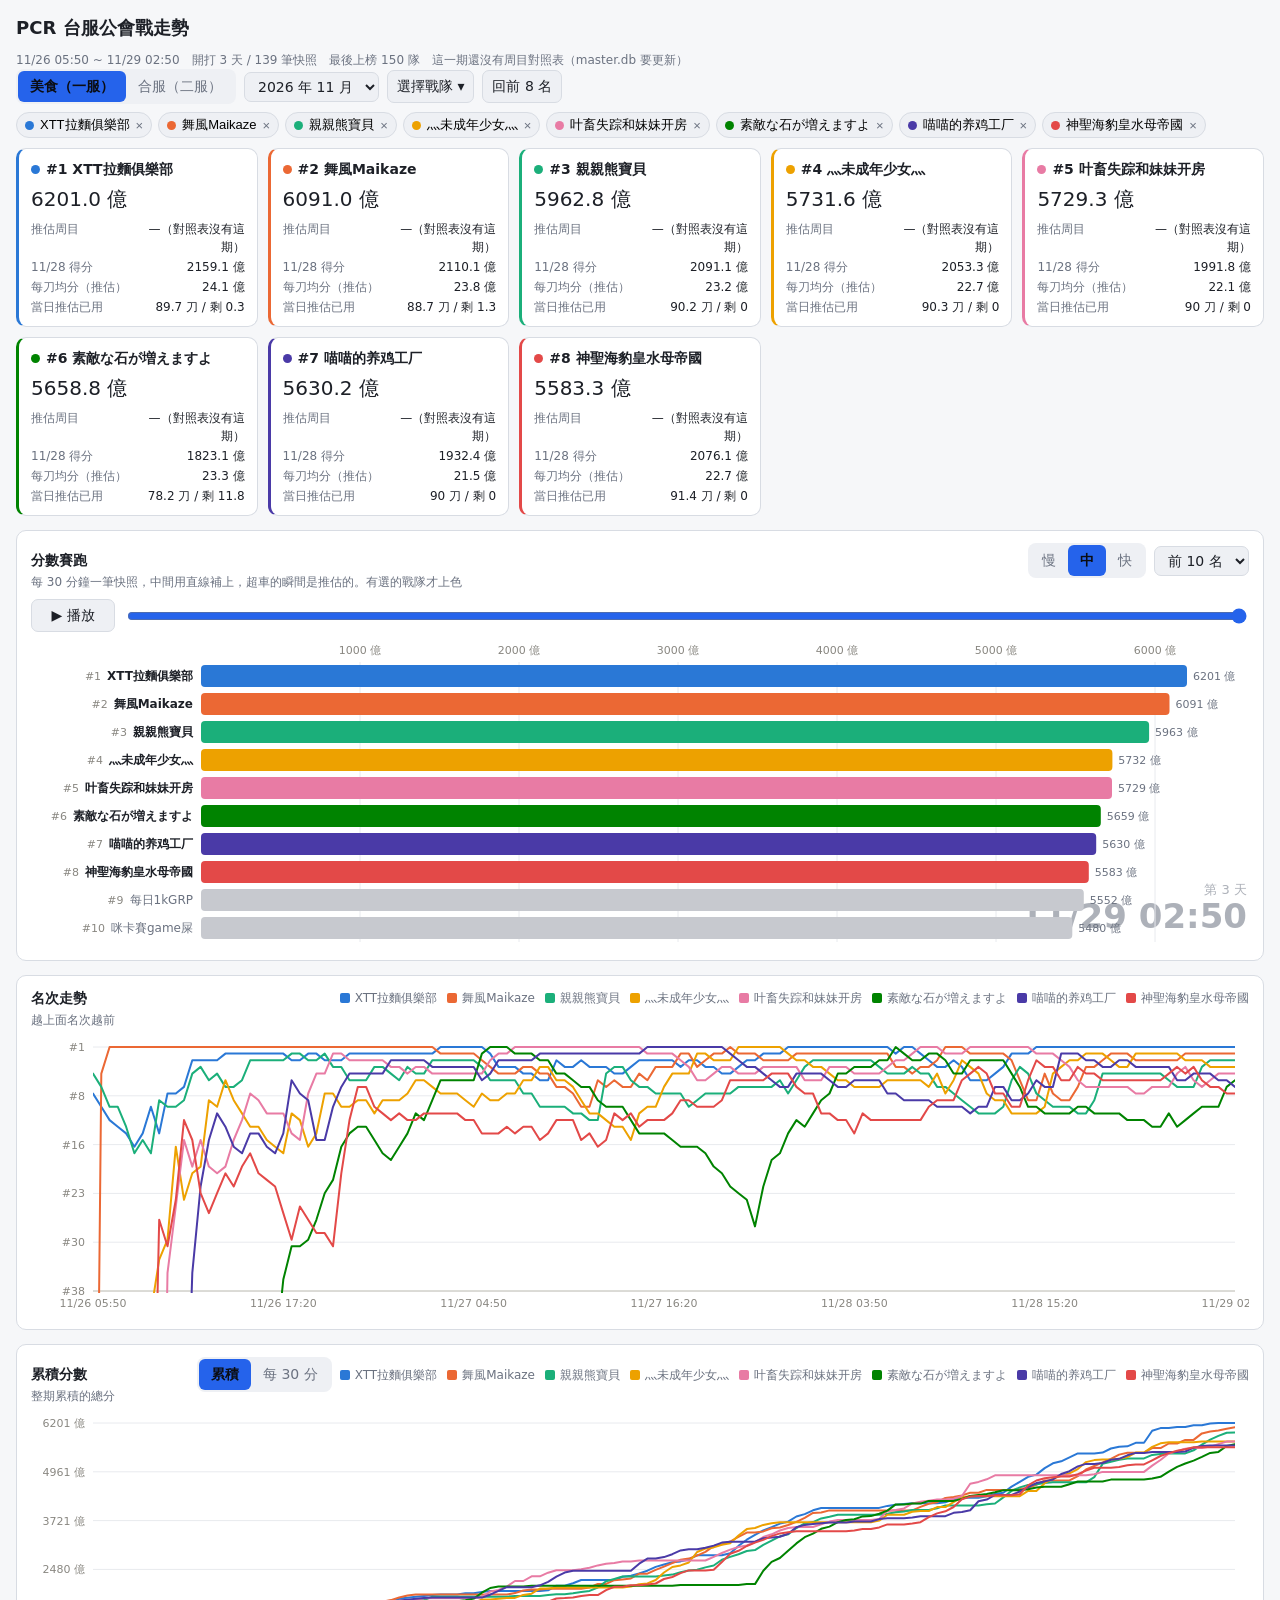
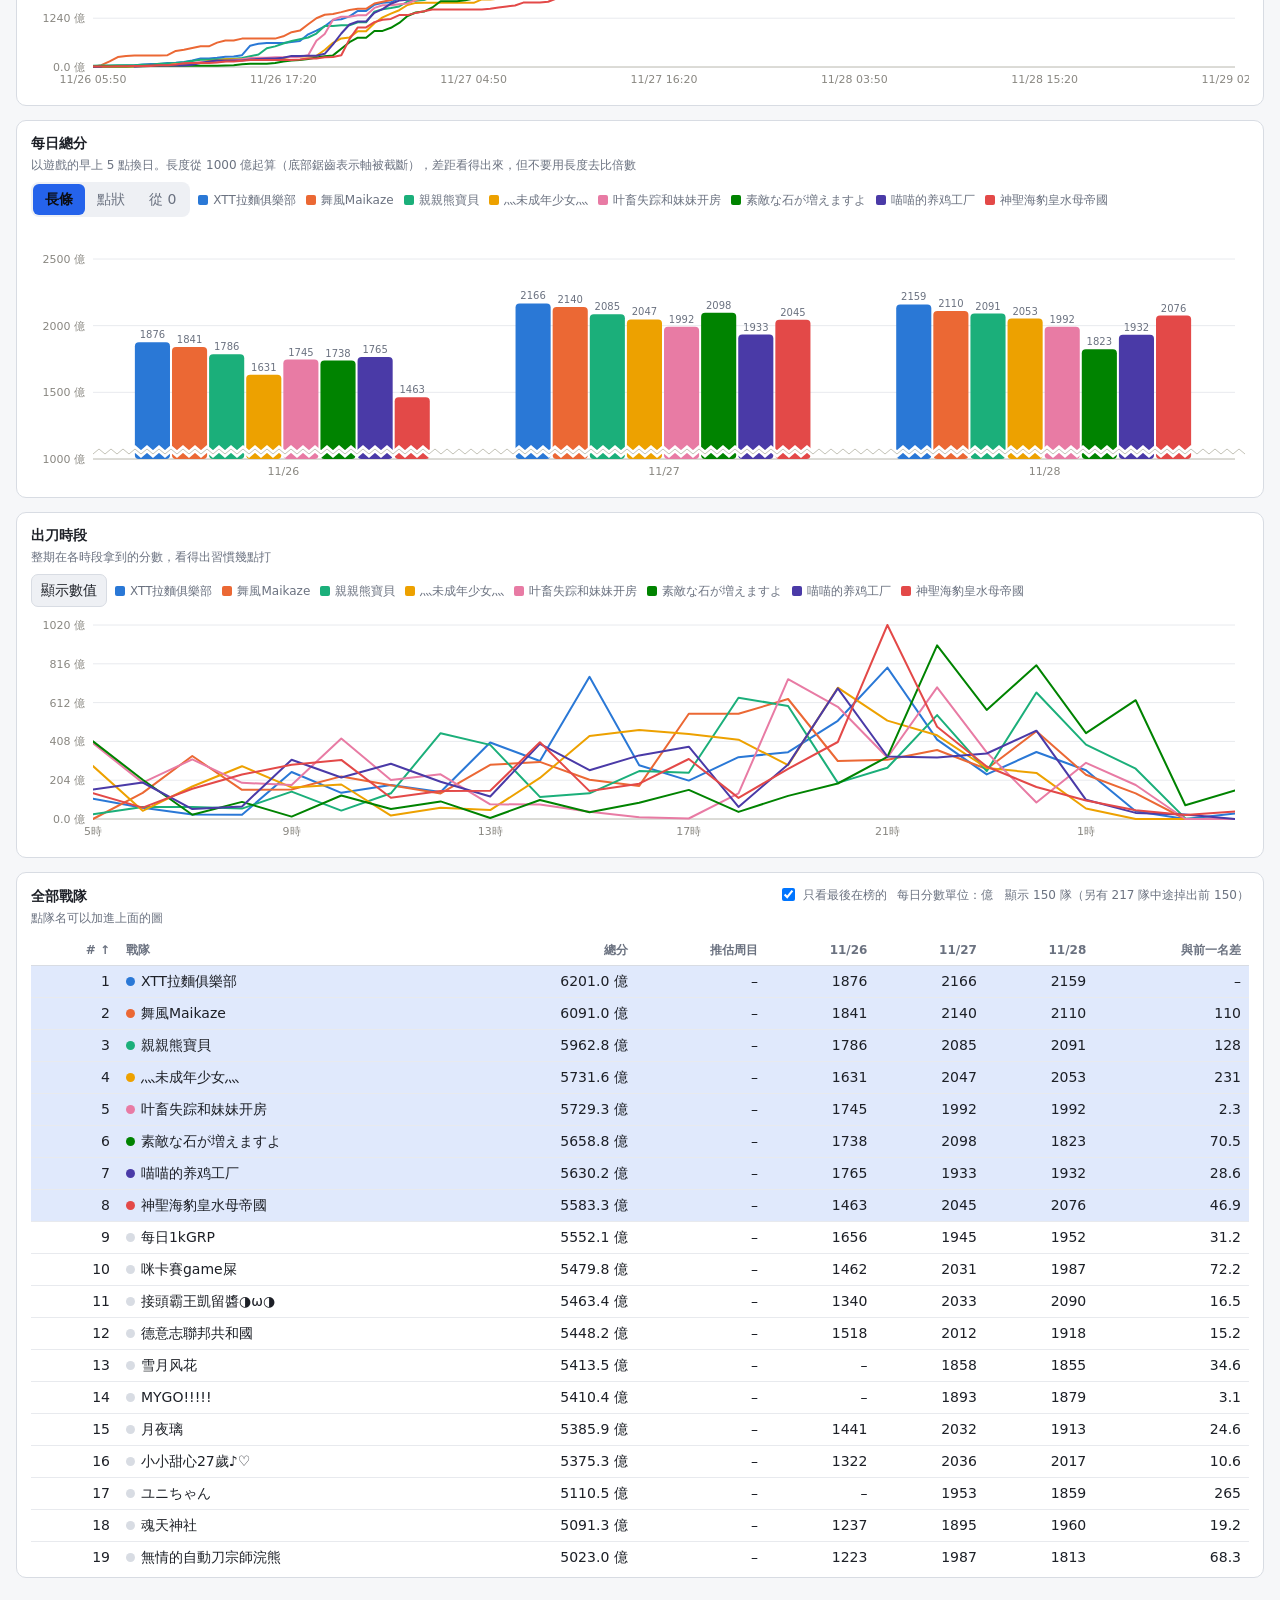
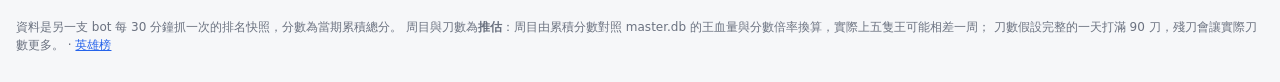
<file: cb/index.html>
<!doctype html>
<html lang="zh-Hant">
<head>
<meta charset="utf-8">
<meta name="viewport" content="width=device-width, initial-scale=1">
<title>PCR 台服公會戰走勢</title>
<style>
  /* 深色為主，跟英雄榜同一套底色；數列顏色是另外驗證過的 8 色 */
  :root {
    --bg: #0f1115; --panel: #171a21; --panel2: #1e222b; --line: #2a2f3a;
    --fg: #e4e8ef; --dim: #8b93a3; --muted: #898781; --accent: #6ea8fe;
    --grid: #262b35; --axis: #39404d;
    --s1: #3987e5; --s2: #d95926; --s3: #199e70; --s4: #c98500;
    --s5: #d55181; --s6: #008300; --s7: #9085e9; --s8: #e66767;
  }
  @media (prefers-color-scheme: light) {
    :root {
      --bg: #f6f7f9; --panel: #fff; --panel2: #eef0f4; --line: #d8dce3;
      --fg: #1d2027; --dim: #6b7280; --muted: #898781; --accent: #2563eb;
      --grid: #e8eaee; --axis: #c3c2b7;
      --s1: #2a78d6; --s2: #eb6834; --s3: #1baf7a; --s4: #eda100;
      --s5: #e87ba4; --s6: #008300; --s7: #4a3aa7; --s8: #e34948;
    }
  }
  * { box-sizing: border-box; }
  body {
    margin: 0; background: var(--bg); color: var(--fg);
    font: 14px/1.5 system-ui, -apple-system, "Segoe UI", "Noto Sans TC", sans-serif;
  }
  header { padding: 14px 16px 0; }
  h1 { font-size: 18px; margin: 0 0 10px; }
  h2 { font-size: 14px; margin: 0 0 2px; font-weight: 600; }
  .sub { color: var(--dim); font-size: 12px; }
  .bar { display: flex; flex-wrap: wrap; gap: 8px; align-items: center; padding: 0 16px 10px; }
  .tabs { display: inline-flex; background: var(--panel2); border-radius: 8px; padding: 2px; }
  .tabs { flex: none; }
  .tabs button {
    border: 0; background: none; color: var(--dim); padding: 5px 12px;
    border-radius: 6px; font: inherit; cursor: pointer; white-space: nowrap;
  }
  .tabs button.on { background: var(--accent); color: #0b0d12; font-weight: 600; }
  select, input, .btn {
    background: var(--panel2); color: var(--fg); border: 1px solid var(--line);
    border-radius: 7px; padding: 5px 9px; font: inherit;
  }
  .btn { cursor: pointer; }
  .btn:hover { border-color: var(--accent); }
  /* minmax(0, …)：不然「全部戰隊」的寬表格會把整欄撐開，手機上整頁變寬 */
  main { padding: 0 16px 40px; display: grid; grid-template-columns: minmax(0, 1fr); gap: 14px; }
  .card { background: var(--panel); border: 1px solid var(--line); border-radius: 10px; padding: 12px 14px; }
  .head { display: flex; flex-wrap: wrap; gap: 8px; align-items: baseline; justify-content: space-between; margin-bottom: 8px; }

  /* 戰隊選擇 */
  .chips { display: flex; flex-wrap: wrap; gap: 6px; }
  .chip {
    display: inline-flex; align-items: center; gap: 6px; padding: 3px 8px;
    background: var(--panel2); border: 1px solid var(--line); border-radius: 999px;
    font-size: 13px; cursor: pointer; min-height: 26px;
  }
  .chip .dot { width: 9px; height: 9px; border-radius: 50%; }
  .chip .x { color: var(--dim); }
  .pick { position: relative; }
  .list {
    display: none; position: absolute; z-index: 20; top: 100%; left: 0; margin-top: 4px;
    width: min(340px, 86vw); max-height: 320px; overflow: auto;
    background: var(--panel); border: 1px solid var(--line); border-radius: 10px; padding: 6px;
    box-shadow: 0 10px 28px rgba(0,0,0,.45);
  }
  .list.open { display: block; }
  .list label {
    display: flex; gap: 8px; align-items: center; padding: 5px 7px;
    border-radius: 6px; cursor: pointer; min-height: 30px;
  }
  .list label:hover { background: var(--panel2); }
  .list .rk { color: var(--dim); font-variant-numeric: tabular-nums; min-width: 30px; }

  /* 選中戰隊的摘要卡 */
  #cards { display: grid; grid-template-columns: repeat(auto-fill, minmax(230px, 1fr)); gap: 10px; }
  .sum { background: var(--panel); border: 1px solid var(--line); border-left-width: 3px; border-radius: 10px; padding: 10px 12px; }
  .sum .nm { font-weight: 600; display: flex; align-items: center; gap: 6px; }
  .sum .big { font-size: 20px; margin: 4px 0 2px; }
  .sum dl { display: grid; grid-template-columns: auto 1fr; gap: 2px 10px; margin: 6px 0 0; font-size: 12px; }
  .sum dt { color: var(--dim); }
  .sum dd { margin: 0; text-align: right; font-variant-numeric: tabular-nums; }

  /* 圖 */
  .legend { display: flex; flex-wrap: wrap; gap: 10px; font-size: 12px; color: var(--dim); }
  .legend span { display: inline-flex; align-items: center; gap: 5px; }
  .legend i { width: 10px; height: 10px; border-radius: 2px; display: inline-block; }
  .plot { position: relative; }
  .plot svg { display: block; width: 100%; }
  .tip {
    position: absolute; pointer-events: none; opacity: 0; transition: opacity .08s;
    background: var(--panel2); border: 1px solid var(--line); border-radius: 8px;
    padding: 6px 8px; font-size: 12px; white-space: nowrap; z-index: 10;
    box-shadow: 0 6px 20px rgba(0,0,0,.45); font-variant-numeric: tabular-nums;
  }
  .tip b { font-weight: 600; }
  .tip .row { display: flex; align-items: center; gap: 6px; }
  .tip .row i { width: 8px; height: 8px; border-radius: 50%; }

  /* 分數賽跑 */
  .race-ctl { display: flex; gap: 10px; align-items: center; margin-bottom: 6px; }
  .race-ctl .btn { min-width: 84px; }
  .race-ctl input[type=range] { flex: 1; min-width: 0; padding: 0; border: 0; background: none; accent-color: var(--accent); }

  /* 表 */
  .scroll { overflow: auto; max-height: 70vh; }
  table { border-collapse: collapse; width: 100%; font-variant-numeric: tabular-nums; }
  thead th {
    position: sticky; top: 0; background: var(--panel); color: var(--dim);
    font-weight: 600; text-align: right; padding: 6px 8px; cursor: pointer;
    border-bottom: 1px solid var(--line); white-space: nowrap; font-size: 12px;
  }
  thead th.l, td.l { text-align: left; }
  tbody td { padding: 5px 8px; text-align: right; border-bottom: 1px solid var(--grid); white-space: nowrap; }
  tbody tr:hover { background: var(--panel2); }
  tbody tr.on { background: color-mix(in srgb, var(--accent) 14%, transparent); }
  .nmcell { display: inline-flex; align-items: center; gap: 6px; cursor: pointer; }
  .nmcell .dot { width: 9px; height: 9px; border-radius: 50%; flex: none; }
  .note { color: var(--dim); font-size: 12px; }
  .warn { color: var(--s4); }
  footer { color: var(--dim); font-size: 12px; padding: 0 16px 28px; }
  a { color: var(--accent); }
</style>
</head>
<body>
<header>
  <h1>PCR 台服公會戰走勢</h1>
  <div class="sub" id="meta">載入中…</div>
</header>

<div class="bar">
  <div class="tabs" id="servers"></div>
  <select id="month"></select>
  <div class="pick">
    <button class="btn" id="pickBtn">選擇戰隊 ▾</button>
    <div class="list" id="pickList"><input id="search" placeholder="搜尋隊名…" style="width:100%;margin-bottom:6px"><div id="opts"></div></div>
  </div>
  <button class="btn" id="reset">回前 8 名</button>
  <span class="note" id="cap"></span>
</div>

<main>
  <div id="cards"></div>

  <section class="card">
    <div class="head">
      <div><h2>分數賽跑</h2><div class="sub">每 30 分鐘一筆快照，中間用直線補上，超車的瞬間是推估的。有選的戰隊才上色</div></div>
      <div style="display:flex;gap:8px;align-items:center;flex-wrap:wrap">
        <div class="tabs" id="race-speed">
          <button data-s="1">慢</button><button data-s="2" class="on">中</button><button data-s="5">快</button>
        </div>
        <select id="race-top"><option value="10">前 10 名</option><option value="15">前 15 名</option><option value="20">前 20 名</option></select>
      </div>
    </div>
    <div class="race-ctl">
      <button class="btn" id="race-play" aria-label="播放">▶ 播放</button>
      <input type="range" id="race-pos" min="0" max="1" step="any" value="0" aria-label="時間">
    </div>
    <div class="plot" id="c-race"></div>
  </section>

  <section class="card">
    <div class="head"><div><h2>名次走勢</h2><div class="sub">越上面名次越前</div></div><div class="legend" id="lg-rank"></div></div>
    <div class="plot" id="c-rank"></div>
  </section>

  <section class="card">
    <div class="head">
      <div><h2 id="score-title">累積分數</h2><div class="sub" id="score-sub">整期累積的總分</div></div>
      <div style="display:flex;gap:8px;align-items:center">
        <div class="tabs" id="score-mode">
          <button data-m="cum" class="on">累積</button><button data-m="gain">每 30 分</button>
        </div>
        <div class="legend" id="lg-score"></div>
      </div>
    </div>
    <div class="plot" id="c-score"></div>
  </section>

  <section class="card">
    <div class="head">
      <div><h2>每日總分</h2><div class="sub" id="daily-sub">以遊戲的早上 5 點換日</div></div>
      <div style="display:flex;gap:8px;align-items:center">
        <div class="tabs" id="daily-mode">
          <button data-m="bar" class="on" title="軸放大的長條，底部鋸齒表示截斷">長條</button><button data-m="dot" title="軸放大，用位置表示數值">點狀</button><button data-m="zero" title="長度從 0 起算，比例是真的">從 0</button>
        </div>
        <div class="legend" id="lg-daily"></div>
      </div>
    </div>
    <div class="plot" id="c-daily"></div>
    <div class="note" id="daily-note"></div>
  </section>

  <section class="card">
    <div class="head">
      <div><h2>出刀時段</h2><div class="sub">整期在各時段拿到的分數，看得出習慣幾點打</div></div>
      <div style="display:flex;gap:8px;align-items:center">
        <button class="btn" id="hourTable">顯示數值</button>
        <div class="legend" id="lg-hour"></div>
      </div>
    </div>
    <div class="plot" id="c-hour"></div>
    <div class="scroll" id="hour-table" hidden></div>
  </section>

  <section class="card">
    <div class="head">
      <div><h2>全部戰隊</h2><div class="sub">點隊名可以加進上面的圖</div></div>
      <div style="display:flex;gap:10px;align-items:center">
        <label class="note" style="display:flex;gap:5px;align-items:center;cursor:pointer">
          <input type="checkbox" id="onlyFinal" checked>只看最後在榜的
        </label>
        <div class="note" id="tableNote"></div>
      </div>
    </div>
    <div class="scroll"><table id="table"><thead></thead><tbody></tbody></table></div>
  </section>
</main>

<footer>
  資料是另一支 bot 每 30 分鐘抓一次的排名快照，分數為當期累積總分。
  周目與刀數為<b>推估</b>：周目由累積分數對照 master.db 的王血量與分數倍率換算，實際上五隻王可能相差一周；
  刀數假設完整的一天打滿 90 刀，殘刀會讓實際刀數更多。
  <span id="hero-link"></span>
</footer>

<script type="module">
import {
  buildSeries, deltaPoints, dailyTotals, hourlyPace, lapOf, hitEstimate,
  battleFor, battleDay, shortTime, activeDays, completedDays, pointsIn, adjacentPartialDays, niceBounds,
  raceTable, raceFrame
} from './cbSeries.js';

const SERVERS = [{ key: '1', label: '美食（一服）' }, { key: '2', label: '合服（二服）' }];
const MAX_SERIES = 8;                       // 數列顏色只有 8 個，不循環重用
const SLOTS = ['--s1','--s2','--s3','--s4','--s5','--s6','--s7','--s8'];
const el = id => document.getElementById(id);
const 億 = n => (Math.abs(n) >= 1e8 ? (n / 1e8).toFixed(1) + ' 億' : Math.round(n).toLocaleString('en-US'));
const 億短 = n => (n / 1e8).toFixed(n / 1e8 >= 100 ? 0 : 1);

const state = {
  server: '1', month: null, laps: null, months: {},
  data: null, series: null, battle: null,
  selected: [], colors: new Map(),         // 隊名 -> 色槽（顏色跟著隊伍，不跟著名次）
  scoreMode: 'cum', dailyMode: 'bar', showHourTable: false, onlyFinal: true,
  sort: { key: 'rank', desc: false }
};

const key = () => `cbBoard.selected.${state.server}`;
const colorOf = name => `var(${SLOTS[state.colors.get(name) ?? 0]})`;

function assignColors() {
  const used = new Set([...state.colors.entries()].filter(([n]) => state.selected.includes(n)).map(([, s]) => s));
  for (const [n] of [...state.colors]) if (!state.selected.includes(n)) state.colors.delete(n);
  for (const n of state.selected) {
    if (state.colors.has(n)) continue;
    const free = SLOTS.findIndex((_, i) => !used.has(i));
    state.colors.set(n, free < 0 ? 0 : free);
    used.add(free < 0 ? 0 : free);
  }
}

// --- 載入 ---
async function loadGz(url) {
  const res = await fetch(url, { cache: 'no-cache' });
  if (!res.ok) throw new Error(`HTTP ${res.status}`);
  if (typeof DecompressionStream !== 'function') throw new Error('瀏覽器不支援 DecompressionStream，請更新瀏覽器');
  return JSON.parse(await new Response(res.body.pipeThrough(new DecompressionStream('gzip'))).text());
}

async function boot() {
  el('servers').innerHTML = '';
  for (const s of SERVERS) {
    const b = document.createElement('button');
    b.textContent = s.label;
    b.onclick = () => switchServer(s.key);
    el('servers').append(b);
  }
  el('hero-link').innerHTML = ' · <a href="../hero/">英雄榜</a>';

  try { state.laps = await (await fetch('laps.json', { cache: 'no-cache' })).json(); }
  catch { state.laps = null; }
  try { state.months = await (await fetch('months.json', { cache: 'no-cache' })).json(); }
  catch { state.months = {}; }

  await switchServer(state.server);
}

async function switchServer(server) {
  state.server = server;
  for (const b of el('servers').children) b.classList.toggle('on', b.textContent === SERVERS.find(s => s.key === server).label);

  const list = (state.months[server] ?? []).slice().sort().reverse();
  el('month').innerHTML = '';
  for (const ym of list) {
    const o = document.createElement('option');
    o.value = ym;
    o.textContent = `${ym.slice(0, 4)} 年 ${Number(ym.slice(4))} 月`;
    el('month').append(o);
  }
  if (!list.length) { el('meta').textContent = '找不到資料檔（months.json 是空的）'; return; }
  state.month = list.includes(state.month) ? state.month : list[0];
  el('month').value = state.month;
  await loadMonth();
}

async function loadMonth() {
  el('meta').textContent = '載入中…';
  try {
    state.data = await loadGz(`../${state.server}_data_${state.month}.json.gz`);
  } catch (e) {
    el('meta').textContent = `載入失敗：${e.message}`;
    state.series = null; render();
    return;
  }
  state.series = buildSeries(state.data);
  state.battle = battleFor(state.series.stamps, state.laps);
  // 月檔包含非戰隊戰期間（排名凍結）的快照，圖表只看真的有在打的那幾天
  state.days = activeDays(state.series.clans);
  state.stamps = state.series.stamps.filter(t => state.days.includes(battleDay(t)));
  state.complete = completedDays(state.series.stamps, state.days);
  state.daily = new Map(state.series.clans.map(c =>
    [c.name, dailyTotals(c.points).filter(d => state.days.includes(d.day))]));
  // 開打了但資料不完整（bot 當時沒在跑）的日子：不列進圖表，但要講出來
  const partial = [...new Set(state.series.clans
    .flatMap(c => dailyTotals(c.points).filter(d => d.partial).map(d => d.day)))]
    .filter(d => !state.days.includes(d)).sort();
  state.partialDays = adjacentPartialDays(partial, state.days);
  resetRace();

  // 選擇記在瀏覽器裡；隊名對不上（換月份、隊伍改名）就退回前 8 名
  let saved = [];
  try { saved = JSON.parse(localStorage.getItem(key())) ?? []; } catch { /* 壞掉就用預設 */ }
  const names = new Set(state.series.clans.map(c => c.name));
  state.selected = saved.filter(n => names.has(n)).slice(0, MAX_SERIES);
  if (!state.selected.length) state.selected = state.series.clans.slice(0, MAX_SERIES).map(c => c.name);
  assignColors();
  render();
}

function save() {
  try { localStorage.setItem(key(), JSON.stringify(state.selected)); } catch { /* 無痕模式 */ }
}

function toggle(name) {
  const i = state.selected.indexOf(name);
  if (i >= 0) state.selected.splice(i, 1);
  else if (state.selected.length >= MAX_SERIES) {
    el('cap').textContent = `最多同時 ${MAX_SERIES} 隊，先取消一隊再加`;
    setTimeout(() => { el('cap').textContent = ''; }, 2600);
    return;
  } else state.selected.push(name);
  assignColors(); save(); render();
}

// --- SVG 小工具 ---
const NS = 'http://www.w3.org/2000/svg';
const node = (tag, attrs = {}) => {
  const n = document.createElementNS(NS, tag);
  for (const [k, v] of Object.entries(attrs)) n.setAttribute(k, v);
  return n;
};

/** 畫布：回傳 svg 與繪圖區範圍 */
function frame(host, { height = 280, pad = { t: 10, r: 14, b: 26, l: 62 } }) {
  host.innerHTML = '';
  const w = Math.max(host.clientWidth || 640, 320);
  const svg = node('svg', { width: w, height, viewBox: `0 0 ${w} ${height}`, role: 'img' });
  host.append(svg);
  const tip = document.createElement('div');
  tip.className = 'tip';
  host.append(tip);
  return { svg, tip, w, h: height, x0: pad.l, x1: w - pad.r, y0: pad.t, y1: height - pad.b };
}

function axes(f, { yTicks, xTicks }) {
  for (const t of yTicks) {
    f.svg.append(node('line', { x1: f.x0, x2: f.x1, y1: t.y, y2: t.y, stroke: 'var(--grid)', 'stroke-width': 1 }));
    const lb = node('text', { x: f.x0 - 8, y: t.y + 4, 'text-anchor': 'end', fill: 'var(--muted)', 'font-size': 11 });
    lb.textContent = t.label;
    f.svg.append(lb);
  }
  f.svg.append(node('line', { x1: f.x0, x2: f.x1, y1: f.y1, y2: f.y1, stroke: 'var(--axis)', 'stroke-width': 1 }));
  for (const t of xTicks) {
    const lb = node('text', { x: t.x, y: f.y1 + 16, 'text-anchor': 'middle', fill: 'var(--muted)', 'font-size': 11 });
    lb.textContent = t.label;
    f.svg.append(lb);
  }
}

function legend(host, series) {
  host.innerHTML = '';
  for (const s of series) {
    const sp = document.createElement('span');
    const i = document.createElement('i');
    i.style.background = s.color;
    sp.append(i, document.createTextNode(s.name));
    host.append(sp);
  }
}

/**
 * 折線圖。series[].values 是跟 xLabels 等長的陣列（null = 那個時間點沒資料）。
 * 滑鼠移動時畫十字線並列出該時間點所有數列的值。
 */
function lineChart(host, { series, xLabels, fmt, invert = false, height = 280, yTickCount = 5, cap = 0 }) {
  const f = frame(host, { height });
  const n = xLabels.length;
  if (!n || !series.length) return;

  const all = series.flatMap(s => s.values).filter(v => v != null);
  let lo = Math.min(...all), hi = Math.max(...all);
  if (lo === hi) { lo -= 1; hi += 1; }
  if (!invert && lo > 0) lo = 0;                      // 分數從 0 起算比較好讀
  // 名次圖：開打頭幾筆名次會亂跳到一兩百名，整張圖會被它撐扁。
  // 取 95 百分位當上限，超出的部分裁掉（滑過去還是看得到真正的名次）。
  if (cap > 0 && cap < 1) {
    const sorted = [...all].sort((a, b) => a - b);
    const q = sorted[Math.min(sorted.length - 1, Math.floor(sorted.length * cap))];
    hi = Math.max(10, Math.min(hi, Math.ceil(q)));
  }
  const pad = (hi - lo) * 0.08;
  if (invert) { lo = Math.max(1, lo - pad); hi = hi + pad; }

  const X = i => f.x0 + (n === 1 ? 0 : (i * (f.x1 - f.x0)) / (n - 1));
  const Y = v => invert
    ? f.y0 + ((v - lo) / (hi - lo)) * (f.y1 - f.y0)   // 名次：數字越小越上面
    : f.y1 - ((v - lo) / (hi - lo)) * (f.y1 - f.y0);

  const yTicks = [];
  for (let i = 0; i <= yTickCount; i++) {
    const v = lo + ((hi - lo) * i) / yTickCount;
    yTicks.push({ y: Y(v), label: invert ? `#${Math.round(v)}` : fmt(v) });
  }
  const step = Math.max(1, Math.round(n / 6));
  const xTicks = [];
  for (let i = 0; i < n; i += step) xTicks.push({ x: X(i), label: xLabels[i] });
  axes(f, { yTicks, xTicks });

  // 超出軸範圍的線段不要畫到圖外
  const clipId = `clip-${Math.random().toString(36).slice(2)}`;
  const clip = node('clipPath', { id: clipId });
  clip.append(node('rect', { x: f.x0, y: f.y0 - 2, width: f.x1 - f.x0, height: f.y1 - f.y0 + 4 }));
  f.svg.append(clip);

  for (const s of series) {
    let d = '', pen = false;
    s.values.forEach((v, i) => {
      if (v == null) { pen = false; return; }
      d += `${pen ? 'L' : 'M'}${X(i).toFixed(1)} ${Y(v).toFixed(1)}`;
      pen = true;
    });
    f.svg.append(node('path', {
      d, fill: 'none', stroke: s.color, 'stroke-width': 2,
      'stroke-linejoin': 'round', 'stroke-linecap': 'round', 'clip-path': `url(#${clipId})`
    }));
  }

  // 數列少的時候直接把名字標在線尾，不必一直回頭看圖例
  if (series.length <= 4) {
    for (const s of series) {
      for (let i = s.values.length - 1; i >= 0; i--) {
        if (s.values[i] == null) continue;
        const t = node('text', {
          x: Math.min(X(i) + 6, f.x1 - 2), y: Y(s.values[i]) + 4,
          fill: s.color, 'font-size': 11, 'text-anchor': 'end'
        });
        t.textContent = s.name.length > 8 ? s.name.slice(0, 8) + '…' : s.name;
        f.svg.append(t);
        break;
      }
    }
  }

  const cross = node('line', { y1: f.y0, y2: f.y1, stroke: 'var(--axis)', 'stroke-width': 1, opacity: 0 });
  f.svg.append(cross);
  const dots = series.map(s => {
    const c = node('circle', { r: 4, fill: s.color, stroke: 'var(--panel)', 'stroke-width': 2, opacity: 0 });
    f.svg.append(c);
    return c;
  });
  const hit = node('rect', { x: f.x0, y: f.y0, width: f.x1 - f.x0, height: f.y1 - f.y0, fill: 'transparent' });
  f.svg.append(hit);

  const show = e => {
    const r = f.svg.getBoundingClientRect();
    const i = Math.round(((e.clientX - r.left - f.x0) / (f.x1 - f.x0)) * (n - 1));
    const idx = Math.max(0, Math.min(n - 1, i));
    cross.setAttribute('x1', X(idx)); cross.setAttribute('x2', X(idx)); cross.setAttribute('opacity', 1);
    let html = `<b>${xLabels[idx]}</b>`;
    series.forEach((s, k) => {
      const v = s.values[idx];
      dots[k].setAttribute('opacity', v == null ? 0 : 1);
      if (v == null) return;
      dots[k].setAttribute('cx', X(idx)); dots[k].setAttribute('cy', Y(v));
      html += `<div class="row"><i style="background:${s.color}"></i>${s.name}　${invert ? '#' + v : fmt(v)}</div>`;
    });
    f.tip.innerHTML = html;
    f.tip.style.opacity = 1;
    const tw = f.tip.offsetWidth;
    f.tip.style.left = Math.max(0, Math.min(X(idx) + 12, f.w - tw - 4)) + 'px';
    f.tip.style.top = Math.max(0, e.clientY - r.top - 10) + 'px';
  };
  const hide = () => { f.tip.style.opacity = 0; cross.setAttribute('opacity', 0); dots.forEach(d => d.setAttribute('opacity', 0)); };
  hit.addEventListener('mousemove', show);
  hit.addEventListener('mouseleave', hide);
  hit.addEventListener('touchstart', e => show(e.touches[0]), { passive: true });
  hit.addEventListener('touchmove', e => show(e.touches[0]), { passive: true });
}

/**
 * 分組點狀圖：每個 group 一組，組內每個數列一點。
 *
 * 每日總分都擠在 1800~2400 億，長條從 0 起算的話差距看不出來；
 * 點是用位置表示數值而不是長度，所以軸可以放大，不會像截斷長條那樣誇大差距。
 */
function dotChart(host, { groups, series, fmt, height = 260, bounds }) {
  const f = frame(host, { height });
  const g = groups.length, k = series.length;
  if (!g || !k) return;

  const all = series.flatMap(s => s.values).filter(v => v > 0);
  const { lo, hi, step } = bounds ?? niceBounds(Math.min(...all), Math.max(...all));
  const Y = v => f.y1 - ((v - lo) / (hi - lo)) * (f.y1 - f.y0);
  const bandW = (f.x1 - f.x0) / g;
  const gap = Math.min(22, (bandW * 0.7) / Math.max(k - 1, 1));

  const yTicks = [];
  for (let v = lo; v <= hi + step / 2; v += step) yTicks.push({ y: Y(v), label: fmt(v) });
  axes(f, { yTicks, xTicks: groups.map((lb, i) => ({ x: f.x0 + bandW * (i + 0.5), label: lb })) });

  series.forEach((s, si) => {
    s.values.forEach((v, gi) => {
      if (!(v > 0)) return;
      const x = f.x0 + bandW * (gi + 0.5) + (si - (k - 1) / 2) * gap;
      const dot = node('circle', {
        cx: x, cy: Y(v), r: 5, fill: s.color, stroke: 'var(--panel)', 'stroke-width': 2
      });
      // 點只有 10px，滑鼠不好對準，另外疊一個看不見的大判定區
      const hit = node('circle', { cx: x, cy: Y(v), r: 13, fill: 'transparent' });
      hit.addEventListener('mouseenter', () => {
        f.tip.innerHTML = `<b>${groups[gi]}</b><div class="row"><i style="background:${s.color}"></i>${s.name}　${fmt(v)}</div>`;
        f.tip.style.opacity = 1;
        f.tip.style.left = Math.max(0, Math.min(x - 10, f.w - f.tip.offsetWidth - 4)) + 'px';
        f.tip.style.top = Math.max(0, Y(v) - 46) + 'px';
      });
      hit.addEventListener('mouseleave', () => { f.tip.style.opacity = 0; });
      f.svg.append(dot, hit);
    });
  });
}

/**
 * 分組長條圖：每個 group 一組，組內每個數列一根。
 *
 * 傳 bounds 進來就是「軸有截斷」的版本（長度不是從 0 起算，差距才看得出來），
 * 這時會在底部畫鋸齒提醒 —— 截斷的長條會誇大差距，不能拿長度去比倍數。
 */
function barChart(host, { groups, series, fmt, label, height = 260, bounds }) {
  // 長條上要寫數值，頂端留空間（窄的時候數字會轉成直的）
  const f = frame(host, { height, pad: { t: 34, r: 14, b: 26, l: 62 } });
  const g = groups.length, k = series.length;
  if (!g || !k) return;

  const all = series.flatMap(s => s.values).filter(v => v > 0);
  const b = bounds ?? { lo: 0, hi: Math.max(1, ...all), step: Math.max(1, ...all) / 4 };
  const { lo, hi, step } = b;
  const Y = v => f.y1 - ((Math.max(v, lo) - lo) / (hi - lo)) * (f.y1 - f.y0);
  const bandW = (f.x1 - f.x0) / g;
  const barW = Math.max(2, (bandW * 0.78) / k - 2);   // 相鄰長條之間留 2px 間隙

  const yTicks = [];
  for (let v = lo; v <= hi + step / 2; v += step) yTicks.push({ y: Y(v), label: fmt(v) });
  axes(f, { yTicks, xTicks: groups.map((lb, i) => ({ x: f.x0 + bandW * (i + 0.5), label: lb })) });

  series.forEach((s, si) => {
    s.values.forEach((v, gi) => {
      if (!(v > 0)) return;
      const x = f.x0 + bandW * gi + bandW * 0.11 + si * (barW + 2);
      const y = Y(v);
      const rect = node('rect', { x, y, width: barW, height: Math.max(1, f.y1 - y), rx: Math.min(4, barW / 2), fill: s.color });
      rect.addEventListener('mouseenter', e => {
        f.tip.innerHTML = `<b>${groups[gi]}</b><div class="row"><i style="background:${s.color}"></i>${s.name}　${fmt(v)}</div>`;
        f.tip.style.opacity = 1;
        const r = f.svg.getBoundingClientRect();
        f.tip.style.left = Math.max(0, Math.min(x - 10, f.w - f.tip.offsetWidth - 4)) + 'px';
        f.tip.style.top = Math.max(0, y - 44) + 'px';
      });
      rect.addEventListener('mouseleave', () => { f.tip.style.opacity = 0; });
      f.svg.append(rect);

      // 數值寫在長條上方；長條太窄放不下就把字轉成直的
      if (!label || barW < 6) return;
      const text = label(v);
      const size = 10;
      const cx = x + barW / 2;
      const t = node('text', { fill: 'var(--dim)', 'font-size': size, 'font-variant-numeric': 'tabular-nums' });
      t.textContent = text;
      if (text.length * size * 0.62 <= barW) {
        t.setAttribute('x', cx);
        t.setAttribute('y', y - 4);
        t.setAttribute('text-anchor', 'middle');
      } else {
        t.setAttribute('x', cx);
        t.setAttribute('y', y - 5);
        t.setAttribute('text-anchor', 'start');
        t.setAttribute('transform', `rotate(-90 ${cx} ${y - 5})`);
        t.setAttribute('dominant-baseline', 'central');
      }
      f.svg.append(t);
    });
  });

  // 軸截斷的鋸齒：先用底色咬掉長條底部，再描一條細線
  if (lo > 0) {
    let d = `M${f.x0} ${f.y1 - 5}`;
    for (let x = f.x0; x < f.x1; x += 12) d += 'l6 -5l6 5';
    f.svg.append(node('path', { d, fill: 'none', stroke: 'var(--panel)', 'stroke-width': 6 }));
    f.svg.append(node('path', { d, fill: 'none', stroke: 'var(--axis)', 'stroke-width': 1 }));
  }
}

/**
 * 分數賽跑（bar chart race）。
 *
 * race.t 是「第幾筆快照」，可以有小數；播放就是讓它隨時間往前走。
 * 每支戰隊一組 SVG 節點，名次換了不重畫，而是讓它的 y 慢慢滑到新位置，超車才看得出來。
 */
const RACE_ROW = 28;
const RACE_EASE = 4.5;          // 換位滑動的快慢：越小越慢，4.5 大約 0.7 秒滑到定位
const RACE_ARROW_MS = 1600;     // 名次變動後箭頭留多久
const reduceMotion = matchMedia('(prefers-reduced-motion: reduce)').matches;
const race = { t: 0, playing: false, speed: 2, top: 10, table: null, f: null, nodes: new Map(), raf: 0, last: 0 };

function resetRace() {
  race.playing = false;
  race.table = raceTable(state.series.clans, state.stamps);
  race.t = Math.max(0, state.stamps.length - 1);     // 一進來先停在最後，看得到目前的排行
  el('race-pos').max = race.t;
  el('race-pos').value = race.t;
}

/** 重建畫布（換寬度、換名次數時），保留目前播到哪 */
function renderRace() {
  const host = el('c-race');
  if (!race.table || !state.stamps.length) { host.innerHTML = ''; return; }
  const w = Math.max(host.clientWidth || 640, 320);
  const nameW = Math.round(Math.min(170, Math.max(110, w * 0.3)));
  const f = frame(host, { height: race.top * RACE_ROW + 30, pad: { t: 24, r: 62, b: 6, l: nameW } });
  const clipId = `race-clip-${Math.random().toString(36).slice(2)}`;
  const clip = node('clipPath', { id: clipId });
  clip.append(node('rect', { x: 0, y: f.y0, width: f.w, height: race.top * RACE_ROW }));
  f.grid = node('g');
  f.bars = node('g', { 'clip-path': `url(#${clipId})` });
  f.clock = node('text', {
    x: f.x1 + 60, y: f.y1 - 14, 'text-anchor': 'end', fill: 'var(--dim)', opacity: 0.55,
    'font-size': Math.min(34, w / 16), 'font-weight': 600, 'font-variant-numeric': 'tabular-nums'
  });
  f.day = node('text', { x: f.x1 + 60, y: f.y1 - 14 - Math.min(34, w / 16), 'text-anchor': 'end', fill: 'var(--dim)', opacity: 0.55, 'font-size': 13 });
  f.svg.append(clip, f.day, f.clock, f.grid, f.bars);   // 時間當浮水印，被長條蓋住也沒關係
  race.f = f;
  race.nodes = new Map();
  drawRace(0, true);
}

function raceNode(name) {
  const g = node('g');
  const rect = node('rect', { height: RACE_ROW - 6, y: 3, rx: 4 });
  const rank = node('text', { y: RACE_ROW / 2 + 4, 'text-anchor': 'end', fill: 'var(--muted)', 'font-size': 11, 'font-variant-numeric': 'tabular-nums' });
  const picked = state.selected.includes(name);
  const label = node('text', { y: RACE_ROW / 2 + 4, 'text-anchor': 'end', 'font-size': 12, 'font-weight': picked ? 600 : 400 });
  label.style.fill = picked ? 'var(--fg)' : 'var(--dim)';
  label.textContent = name;
  const score = node('text', { y: RACE_ROW / 2 + 4, fill: 'var(--dim)', 'font-size': 11, 'font-variant-numeric': 'tabular-nums' });
  g.append(rect, rank, label, score);
  race.f.bars.append(g);
  // 隊名太長就截斷到放得下（左邊還要留給名次 #10）
  const room = race.f.x0 - 8 - 30;
  for (let s = name; label.getComputedTextLength() > room && s.length > 1;) {
    s = s.slice(0, -1);
    label.textContent = s + '…';
  }
  return { g, rect, rank, label, score, y: race.top, value: 0, target: null, move: 0, moveAt: 0 };
}

/**
 * 畫一格。dt 是距離上一格幾秒，拿來讓名次換位有滑動感；snap 就直接到定位。
 * @returns {boolean} 所有隊伍都已經滑到定位
 */
function drawRace(dt, snap = false) {
  const f = race.f;
  if (!f) return true;
  const rows = raceFrame(race.table, race.t, race.top);
  const leader = rows[0]?.score || 1;
  const X = v => (Math.max(0, v) / leader) * (f.x1 - f.x0);

  // 刻度跟著領先者的分數縮放，間距取 1、2、5 的倍數
  f.grid.innerHTML = '';
  const { step } = niceBounds(0, leader, Math.max(3, Math.floor((f.x1 - f.x0) / 80)));
  for (let v = step; v <= leader; v += step) {
    const x = f.x0 + X(v);
    f.grid.append(node('line', { x1: x, x2: x, y1: f.y0, y2: f.y1, stroke: 'var(--grid)', 'stroke-width': 1 }));
    const t = node('text', { x, y: f.y0 - 8, 'text-anchor': 'middle', fill: 'var(--muted)', 'font-size': 11 });
    t.textContent = 億短(v) + ' 億';
    f.grid.append(t);
  }

  const now = performance.now();
  const seen = new Set();
  rows.forEach((r, k) => {
    seen.add(r.name);
    let n = race.nodes.get(r.name);
    if (!n) { n = raceNode(r.name); race.nodes.set(r.name, n); }
    // 名次一變就記下往哪邊、什麼時候，接下來一段時間標箭頭；
    // 往上爬的移到最上層畫，超車時是它蓋過別人，一眼看得出是誰在爬
    if (!snap && k !== n.target) {
      n.move = n.target == null || k < n.target ? 1 : -1;   // 剛擠進前幾名也算往上
      n.moveAt = now;
      if (n.move > 0) f.bars.append(n.g);
    }
    n.target = k;
    n.value = r.score;
  });

  const ease = snap || reduceMotion ? 1 : Math.min(1, dt * RACE_EASE);
  let settled = true;
  for (const [name, n] of race.nodes) {
    if (!seen.has(name)) n.target = race.top;        // 掉出前幾名：往下滑出去
    n.y += (n.target - n.y) * ease;
    if (Math.abs(n.target - n.y) < 0.005) n.y = n.target;
    else settled = false;
    if (!seen.has(name) && n.y === n.target) { n.g.remove(); race.nodes.delete(name); continue; }

    const picked = state.selected.includes(name);
    const bw = X(n.value);
    n.g.setAttribute('transform', `translate(0 ${(f.y0 + n.y * RACE_ROW).toFixed(1)})`);
    n.g.setAttribute('opacity', Math.max(0, Math.min(1, race.top - n.y)).toFixed(2));
    n.rect.setAttribute('x', f.x0);
    n.rect.setAttribute('width', Math.max(1, bw).toFixed(1));
    n.rect.style.fill = picked ? colorOf(name) : 'color-mix(in srgb, var(--dim) 38%, var(--panel))';
    n.label.setAttribute('x', f.x0 - 8);
    n.rank.setAttribute('x', f.x0 - 8 - n.label.getComputedTextLength() - 6);
    // 名次剛變動：# 換成箭頭，紅漲綠跌（台灣股市的習慣）
    const moving = seen.has(name) && n.move && now - n.moveAt < RACE_ARROW_MS ? n.move : 0;
    if (moving) settled = false;                      // 箭頭還要收掉，動畫不能先停
    const mark = moving > 0 ? '▲' : moving < 0 ? '▼' : '#';
    n.rank.textContent = seen.has(name) ? `${mark}${n.target + 1}` : '';
    n.rank.style.fill = moving > 0 ? 'var(--s8)' : moving < 0 ? 'var(--s3)' : '';
    n.rank.style.fontWeight = moving ? 700 : '';
    n.score.setAttribute('x', f.x0 + bw + 6);
    n.score.textContent = 億短(n.value) + ' 億';
  }

  const ts = state.stamps[Math.round(Math.min(race.t, state.stamps.length - 1))];
  f.clock.textContent = shortTime(ts);
  const day = state.days.indexOf(battleDay(ts));
  f.day.textContent = day >= 0 ? `第 ${day + 1} 天` : '';
  return settled;
}

function raceLoop(now) {
  const dt = Math.min(0.1, (now - race.last) / 1000);
  race.last = now;
  const end = state.stamps.length - 1;
  if (race.playing) {
    race.t = Math.min(end, race.t + dt * race.speed);
    if (race.t >= end) { race.playing = false; raceButton(); }
    el('race-pos').value = race.t;
  }
  const settled = drawRace(dt);
  race.raf = race.playing || !settled ? requestAnimationFrame(raceLoop) : 0;
}

function kickRace() {
  if (race.raf) return;
  race.last = performance.now();
  race.raf = requestAnimationFrame(raceLoop);
}

function raceButton() {
  el('race-play').textContent = race.playing ? '❚❚ 暫停' : '▶ 播放';
  el('race-play').setAttribute('aria-label', race.playing ? '暫停' : '播放');
}

// --- 畫面 ---
function selectedClans() {
  return state.selected
    .map(n => state.series.clans.find(c => c.name === n))
    .filter(Boolean)
    .map(c => ({ ...c, color: colorOf(c.name) }));
}

function renderPicker() {
  const q = el('search').value.trim().toLowerCase();
  el('opts').innerHTML = '';
  for (const c of state.series.clans) {
    if (q && !c.name.toLowerCase().includes(q)) continue;
    const lb = document.createElement('label');
    const box = document.createElement('input');
    box.type = 'checkbox';
    box.checked = state.selected.includes(c.name);
    box.onchange = () => toggle(c.name);
    const rk = document.createElement('span');
    rk.className = 'rk';
    rk.textContent = c.finalRank ? `#${c.finalRank}` : '–';
    lb.append(box, rk, document.createTextNode(c.name));
    el('opts').append(lb);
  }

  const chips = document.createElement('div');
  chips.className = 'chips';
  for (const c of selectedClans()) {
    const chip = document.createElement('button');
    chip.className = 'chip';
    chip.title = '移除';
    chip.onclick = () => toggle(c.name);
    const dot = document.createElement('span');
    dot.className = 'dot';
    dot.style.background = c.color;
    const x = document.createElement('span');
    x.className = 'x';
    x.textContent = '×';
    chip.append(dot, document.createTextNode(c.name), x);
    chips.append(chip);
  }
  const old = document.querySelector('.bar .chips');
  if (old) old.remove();
  document.querySelector('.bar').append(chips);
}

function renderCards(clans) {
  el('cards').innerHTML = '';
  for (const c of clans) {
    const lap = lapOf(c.finalScore, state.battle);
    const est = hitEstimate(state.daily.get(c.name), { complete: state.complete });
    const card = document.createElement('div');
    card.className = 'sum';
    card.style.borderLeftColor = c.color;
    const dl = [];
    dl.push(['推估周目', lap ? `第 ${lap.lap} 周 ${(lap.progress * 100).toFixed(0)}%` : '—（對照表沒有這期）']);
    const last = state.daily.get(c.name).at(-1);
    if (last) dl.push([`${Number(last.day.slice(4, 6))}/${Number(last.day.slice(6))} 得分`, 億(last.total)]);
    if (est) {
      dl.push(['每刀均分（推估）', 億(est.perHit)]);
      if (est.used != null) dl.push(['當日推估已用', `${est.used} 刀 / 剩 ${Math.max(0, est.left)}`]);
    }
    card.innerHTML =
      `<div class="nm"><span class="dot" style="display:inline-block;width:9px;height:9px;border-radius:50%;background:${c.color}"></span>` +
      `${c.finalRank ? '#' + c.finalRank : '已掉出前 150'} ${c.name}</div><div class="big">${億(c.finalScore)}</div>` +
      `<dl>${dl.map(([k, v]) => `<dt>${k}</dt><dd>${v}</dd>`).join('')}</dl>`;
    el('cards').append(card);
  }
}

function renderCharts(clans) {
  renderRace();
  const stamps = state.stamps;
  const labels = stamps.map(shortTime);
  const byTs = c => new Map(c.points.map(p => [p.ts, p]));
  const legendData = clans.map(c => ({ name: c.name, color: c.color }));
  for (const id of ['lg-rank', 'lg-score', 'lg-daily', 'lg-hour']) legend(el(id), clans.length > 1 ? legendData : []);

  lineChart(el('c-rank'), {
    series: clans.map(c => { const m = byTs(c); return { name: c.name, color: c.color, values: stamps.map(t => m.get(t)?.rank ?? null) }; }),
    xLabels: labels, fmt: v => `#${Math.round(v)}`, invert: true, cap: 0.95
  });

  const gain = state.scoreMode === 'gain';
  el('score-title').textContent = gain ? '每 30 分鐘的分數' : '累積分數';
  el('score-sub').textContent = gain ? '相鄰兩筆快照的差，等於這半小時打了多少' : '整期累積的總分';
  lineChart(el('c-score'), {
    series: clans.map(c => {
      if (!gain) { const m = byTs(c); return { name: c.name, color: c.color, values: stamps.map(t => m.get(t)?.score ?? null) }; }
      const m = new Map(deltaPoints(c.points).map(d => [d.ts, d.gain]));
      return { name: c.name, color: c.color, values: stamps.map(t => m.get(t) ?? null) };
    }),
    xLabels: labels, fmt: v => 億短(v) + ' 億'
  });

  const dayList = state.days;
  const dailyOpts = {
    groups: dayList.map(d => `${Number(d.slice(4, 6))}/${Number(d.slice(6))}`),
    series: clans.map(c => {
      const m = new Map(state.daily.get(c.name).map(d => [d.day, d.total]));
      return { name: c.name, color: c.color, values: dayList.map(d => m.get(d) ?? 0) };
    }),
    fmt: v => 億短(v) + ' 億',
    label: v => 億短(v)            // 軸上已經寫了單位，長條上只標數字
  };
  const vals = dailyOpts.series.flatMap(s => s.values).filter(v => v > 0);
  const bounds = vals.length ? niceBounds(Math.min(...vals), Math.max(...vals)) : null;
  const zoomed = Boolean(bounds && bounds.lo > 0);

  if (state.dailyMode === 'zero') {
    barChart(el('c-daily'), dailyOpts);
    el('daily-sub').textContent = '以遊戲的早上 5 點換日。長度從 0 起算，比例是真的，但各隊差距看起來不明顯';
  } else if (state.dailyMode === 'dot') {
    dotChart(el('c-daily'), { ...dailyOpts, bounds });
    el('daily-sub').textContent = '以遊戲的早上 5 點換日。' +
      (zoomed ? `軸從 ${億短(bounds.lo)} 億起，只看得出相對高低` : '軸從 0 起');
  } else {
    barChart(el('c-daily'), { ...dailyOpts, bounds });
    el('daily-sub').textContent = '以遊戲的早上 5 點換日。' + (zoomed
      ? `長度從 ${億短(bounds.lo)} 億起算（底部鋸齒表示軸被截斷），差距看得出來，但不要用長度去比倍數`
      : '長度從 0 起算');
  }

  const md = d => `${Number(d.slice(4, 6))}/${Number(d.slice(6))}`;
  el('daily-note').textContent = state.partialDays.length
    ? `${state.partialDays.map(md).join('、')} 沒有列出來：那天的快照是從中途才開始收的（bot 當時沒在跑），` +
      '算出來會把沒收到的那段也算進去。'
    : '';

  const paces = clans.map(c => ({ name: c.name, color: c.color, pace: hourlyPace(pointsIn(c.points, state.days)) }));
  const hours = paces[0]?.pace.map(p => p.hour) ?? [];
  lineChart(el('c-hour'), {
    series: paces.map(p => ({ name: p.name, color: p.color, values: p.pace.map(x => x.total) })),
    xLabels: hours.map(h => `${h}時`), fmt: v => 億短(v) + ' 億', height: 230
  });

  el('hour-table').hidden = !state.showHourTable;
  el('hourTable').textContent = state.showHourTable ? '收起數值' : '顯示數值';
  if (state.showHourTable) {
    el('hour-table').innerHTML =
      `<table><thead><tr><th class="l">戰隊</th>${hours.map(h => `<th>${h}時</th>`).join('')}</tr></thead>` +
      `<tbody>${paces.map(p => `<tr><td class="l">${p.name}</td>${p.pace.map(x => `<td>${x.total ? 億短(x.total) : '–'}</td>`).join('')}</tr>`).join('')}</tbody></table>`;
  }
}

function renderTable() {
  const all = state.series.clans;
  const clans = state.onlyFinal ? all.filter(c => c.inFinal) : all;
  const dayList = state.days;
  const rows = clans.map((c, i) => {
    const days = new Map(state.daily.get(c.name).map(d => [d.day, d.total]));
    const lap = lapOf(c.finalScore, state.battle);
    const above = clans[i - 1];
    return {
      name: c.name, rank: c.finalRank, inFinal: c.inFinal, score: c.finalScore,
      lap: lap ? lap.lap + lap.progress : null,
      lapText: lap ? `${lap.lap} 周 ${(lap.progress * 100).toFixed(0)}%` : '–',
      days: dayList.map(d => days.get(d) ?? 0),
      gap: above ? above.finalScore - c.finalScore : null
    };
  });

  const cols = [
    { key: 'rank', label: '#', get: r => r.rank ?? 9999, fmt: r => r.rank ?? '–' },
    { key: 'name', label: '戰隊', get: r => r.name, cls: 'l', fmt: null },
    { key: 'score', label: '總分', get: r => r.score, fmt: r => 億(r.score), desc: true },
    { key: 'lap', label: '推估周目', get: r => r.lap ?? -1, fmt: r => r.lapText, desc: true },
    ...dayList.map((d, i) => ({
      key: 'd' + i, label: `${Number(d.slice(4, 6))}/${Number(d.slice(6))}`,
      get: r => r.days[i], fmt: r => r.days[i] ? 億短(r.days[i]) : '–', desc: true
    })),
    { key: 'gap', label: '與前一名差', get: r => r.gap ?? Infinity, fmt: r => r.gap == null ? '–' : 億短(r.gap) }
  ];

  const col = cols.find(c => c.key === state.sort.key) ?? cols[0];
  const dir = state.sort.desc ? -1 : 1;
  rows.sort((a, b) => {
    const x = col.get(a), y = col.get(b);
    return (typeof x === 'string' ? String(x).localeCompare(String(y)) : x - y) * dir;
  });

  const thead = el('table').querySelector('thead');
  thead.innerHTML = '';
  const tr = document.createElement('tr');
  for (const c of cols) {
    const th = document.createElement('th');
    th.textContent = c.label + (state.sort.key === c.key ? (state.sort.desc ? ' ↓' : ' ↑') : '');
    if (c.cls) th.className = c.cls;
    th.onclick = () => {
      if (state.sort.key === c.key) state.sort.desc = !state.sort.desc;
      else state.sort = { key: c.key, desc: Boolean(c.desc) };
      renderTable();
    };
    tr.append(th);
  }
  thead.append(tr);

  const tbody = el('table').querySelector('tbody');
  tbody.innerHTML = '';
  const frag = document.createDocumentFragment();
  for (const r of rows) {
    const line = document.createElement('tr');
    if (state.selected.includes(r.name)) line.className = 'on';
    for (const c of cols) {
      const td = document.createElement('td');
      if (c.cls) td.className = c.cls;
      if (c.key === 'name') {
        const span = document.createElement('span');
        span.className = 'nmcell';
        const dot = document.createElement('span');
        dot.className = 'dot';
        dot.style.background = state.selected.includes(r.name) ? colorOf(r.name) : 'var(--line)';
        span.append(dot, document.createTextNode(r.name));
        span.onclick = () => toggle(r.name);
        td.append(span);
      } else td.textContent = c.fmt(r);
      line.append(td);
    }
    frag.append(line);
  }
  tbody.append(frag);
  const dropped = all.length - all.filter(c => c.inFinal).length;
  el('tableNote').textContent = `每日分數單位：億　顯示 ${rows.length} 隊` +
    (dropped ? `（另有 ${dropped} 隊中途掉出前 150）` : '');
}

function render() {
  if (!state.series) { el('cards').innerHTML = ''; return; }
  const stamps = state.stamps.length ? state.stamps : state.series.stamps;
  const battleText = state.battle
    ? `周目對照：第 ${state.battle.id} 期`
    : '這一期還沒有周目對照表（master.db 要更新）';
  const onBoard = state.series.clans.filter(c => c.inFinal).length;
  const frozen = state.series.stamps.length - stamps.length;
  el('meta').textContent =
    `${shortTime(stamps[0])} ~ ${shortTime(stamps.at(-1))}　開打 ${state.days.length} 天 / ${stamps.length} 筆快照　` +
    `最後上榜 ${onBoard} 隊　${battleText}` + (frozen > 0 ? `　（另有 ${frozen} 筆是非戰隊戰期間的凍結資料，未列入）` : '');

  const clans = selectedClans();
  renderPicker();
  renderCards(clans);
  renderCharts(clans);
  renderTable();
}

// --- 事件 ---
el('month').onchange = async e => { state.month = e.target.value; await loadMonth(); };
el('reset').onclick = () => {
  state.selected = state.series.clans.slice(0, MAX_SERIES).map(c => c.name);
  assignColors(); save(); render();
};
el('pickBtn').onclick = e => { e.stopPropagation(); el('pickList').classList.toggle('open'); el('search').focus(); };
el('pickList').onclick = e => e.stopPropagation();
document.addEventListener('click', () => el('pickList').classList.remove('open'));
el('search').oninput = () => renderPicker();
el('score-mode').onclick = e => {
  const m = e.target.dataset?.m;
  if (!m) return;
  state.scoreMode = m;
  for (const b of el('score-mode').children) b.classList.toggle('on', b.dataset.m === m);
  render();
};
el('daily-mode').onclick = e => {
  const m = e.target.dataset?.m;
  if (!m) return;
  state.dailyMode = m;
  for (const b of el('daily-mode').children) b.classList.toggle('on', b.dataset.m === m);
  render();
};
el('race-play').onclick = () => {
  const end = state.stamps.length - 1;
  if (end < 1) return;
  if (!race.playing && race.t >= end) {               // 播完再按就從頭開始
    race.t = 0;
    el('race-pos').value = 0;
    renderRace();
  }
  race.playing = !race.playing;
  raceButton();
  kickRace();
};
el('race-pos').oninput = e => { race.t = Number(e.target.value); kickRace(); };
el('race-speed').onclick = e => {
  const s = Number(e.target.dataset?.s);
  if (!s) return;
  race.speed = s;
  for (const b of el('race-speed').children) b.classList.toggle('on', Number(b.dataset.s) === s);
};
el('race-top').onchange = e => { race.top = Number(e.target.value); renderRace(); };
el('hourTable').onclick =() => { state.showHourTable = !state.showHourTable; render(); };
el('onlyFinal').onchange = e => { state.onlyFinal = e.target.checked; renderTable(); };

let resizeTimer;
new ResizeObserver(() => {
  clearTimeout(resizeTimer);
  resizeTimer = setTimeout(() => { if (state.series) renderCharts(selectedClans()); }, 120);
}).observe(document.body);

boot();
</script>
</body>
</html>
</file>
